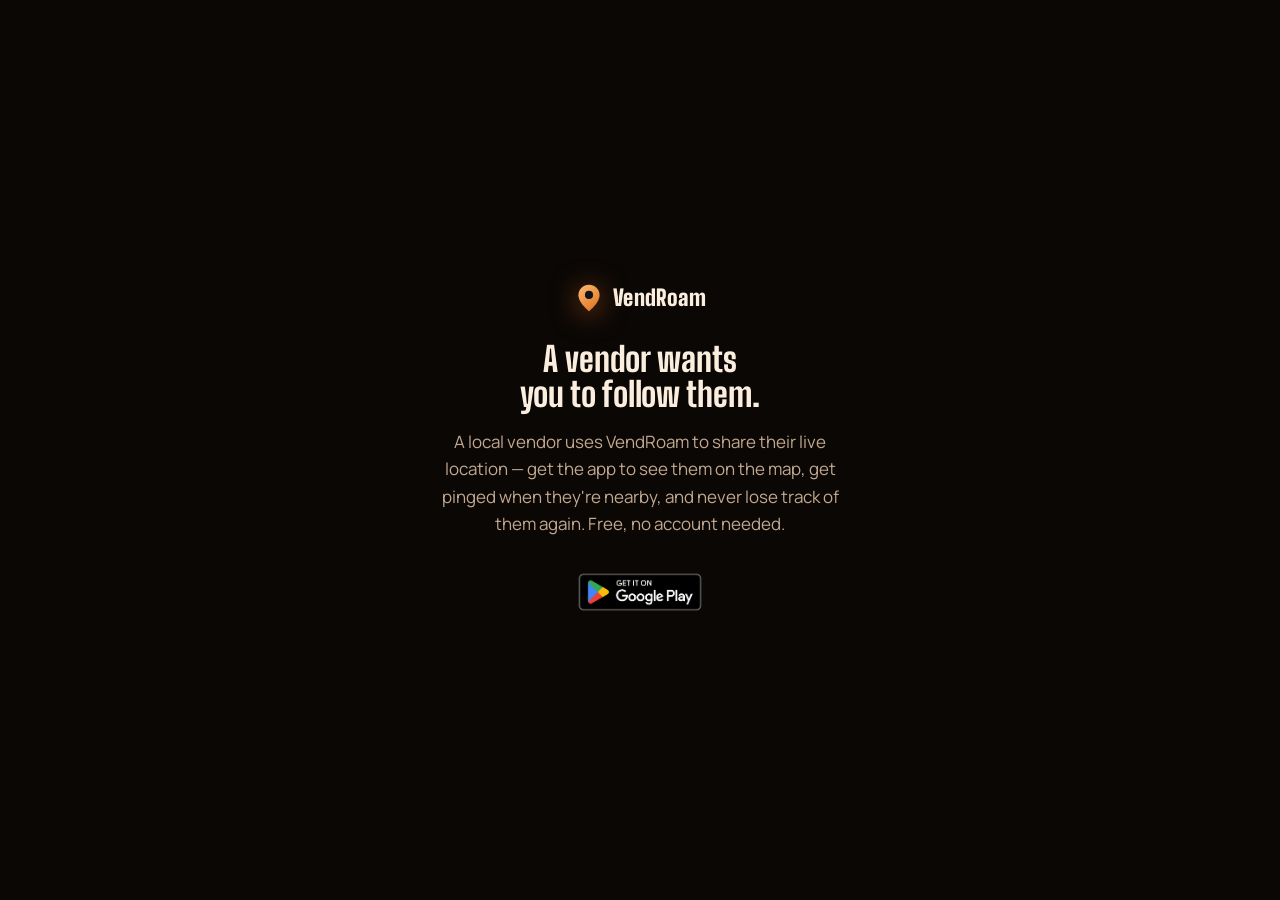
<file: v/index.html>
<!doctype html>
<html lang="en">
<head>
<meta charset="UTF-8">
<meta name="viewport" content="width=device-width, initial-scale=1">
<title>Follow this vendor on VendRoam</title>
<meta name="description" content="A vendor on VendRoam wants you to follow them — live location, automatic pings, and updates, all in one free app.">
<link rel="icon" type="image/png" sizes="32x32" href="../assets/img/favicon-32.png">
<link rel="apple-touch-icon" href="../assets/img/apple-touch-icon.png">
<meta name="theme-color" content="#101319">
<link rel="preconnect" href="https://fonts.googleapis.com">
<link rel="stylesheet" href="https://fonts.googleapis.com/css2?family=Big+Shoulders+Display:wght@700;800;900&family=Manrope:wght@400;500;600;700&display=swap">
<link rel="stylesheet" href="../assets/css/style.css">
<style>
  .follow-hero{min-height:100dvh;display:flex;align-items:center;justify-content:center;padding:24px;}
  .follow-card{max-width:420px;text-align:center;}
  .follow-card p.lede{margin-left:auto;margin-right:auto;}
</style>
</head>
<body>

<div class="follow-hero">
  <div class="follow-card">
    <a class="brand" href="/" style="justify-content:center;margin-bottom:28px;">
      <span class="pin-mark">
        <svg width="30" height="30" viewBox="0 0 34 34" fill="none">
          <path d="M17 2C10.4 2 5 7.3 5 13.8 5 22.4 17 32 17 32s12-9.6 12-18.2C29 7.3 23.6 2 17 2Z" fill="url(#followPin)"/>
          <circle cx="17" cy="13.5" r="4.6" fill="#101319"/>
          <defs>
            <linearGradient id="followPin" x1="5" y1="2" x2="29" y2="32" gradientUnits="userSpaceOnUse">
              <stop stop-color="#FFB870"/>
              <stop offset="1" stop-color="#D9711B"/>
            </linearGradient>
          </defs>
        </svg>
      </span>
      <span class="brand-word">VendRoam</span>
    </a>
    <h1 style="font-size:clamp(26px,5vw,34px);">A vendor wants you to follow them.</h1>
    <p class="lede" style="margin-top:16px;">A local vendor uses VendRoam to share their live location — get the app to see them on the map, get pinged when they're nearby, and never lose track of them again. Free, no account needed.</p>
    <div class="hero-ctas" style="justify-content:center;margin-top:28px;">
      <a class="play-badge" id="play-link" href="https://play.google.com/store/apps/details?id=com.vendroam.app">
        <img src="../assets/img/play-badge.png" alt="Get it on Google Play">
      </a>
    </div>
  </div>
</div>

<script>
  // The vendor id is the last path segment, e.g. /v/abc123 -> "abc123". Must produce the exact
  // same referrer-tagged Play Store URL as the Android app's buildPlayStoreScanUrl (see
  // app/src/main/java/com/vendroam/app/barcode/PlayStoreLink.kt) - that's what the app's
  // install-referrer flow already reads to auto-follow this vendor on first open.
  (function () {
    var segments = window.location.pathname.split("/").filter(Boolean);
    var vendorId = segments[segments.length - 1];
    if (!vendorId || vendorId === "v" || vendorId === "index.html") return;
    var referrer = encodeURIComponent("vendor_id=" + vendorId);
    var url = "https://play.google.com/store/apps/details?id=com.vendroam.app&referrer=" + referrer;
    document.getElementById("play-link").setAttribute("href", url);
  })();
</script>

</body>
</html>
</file>
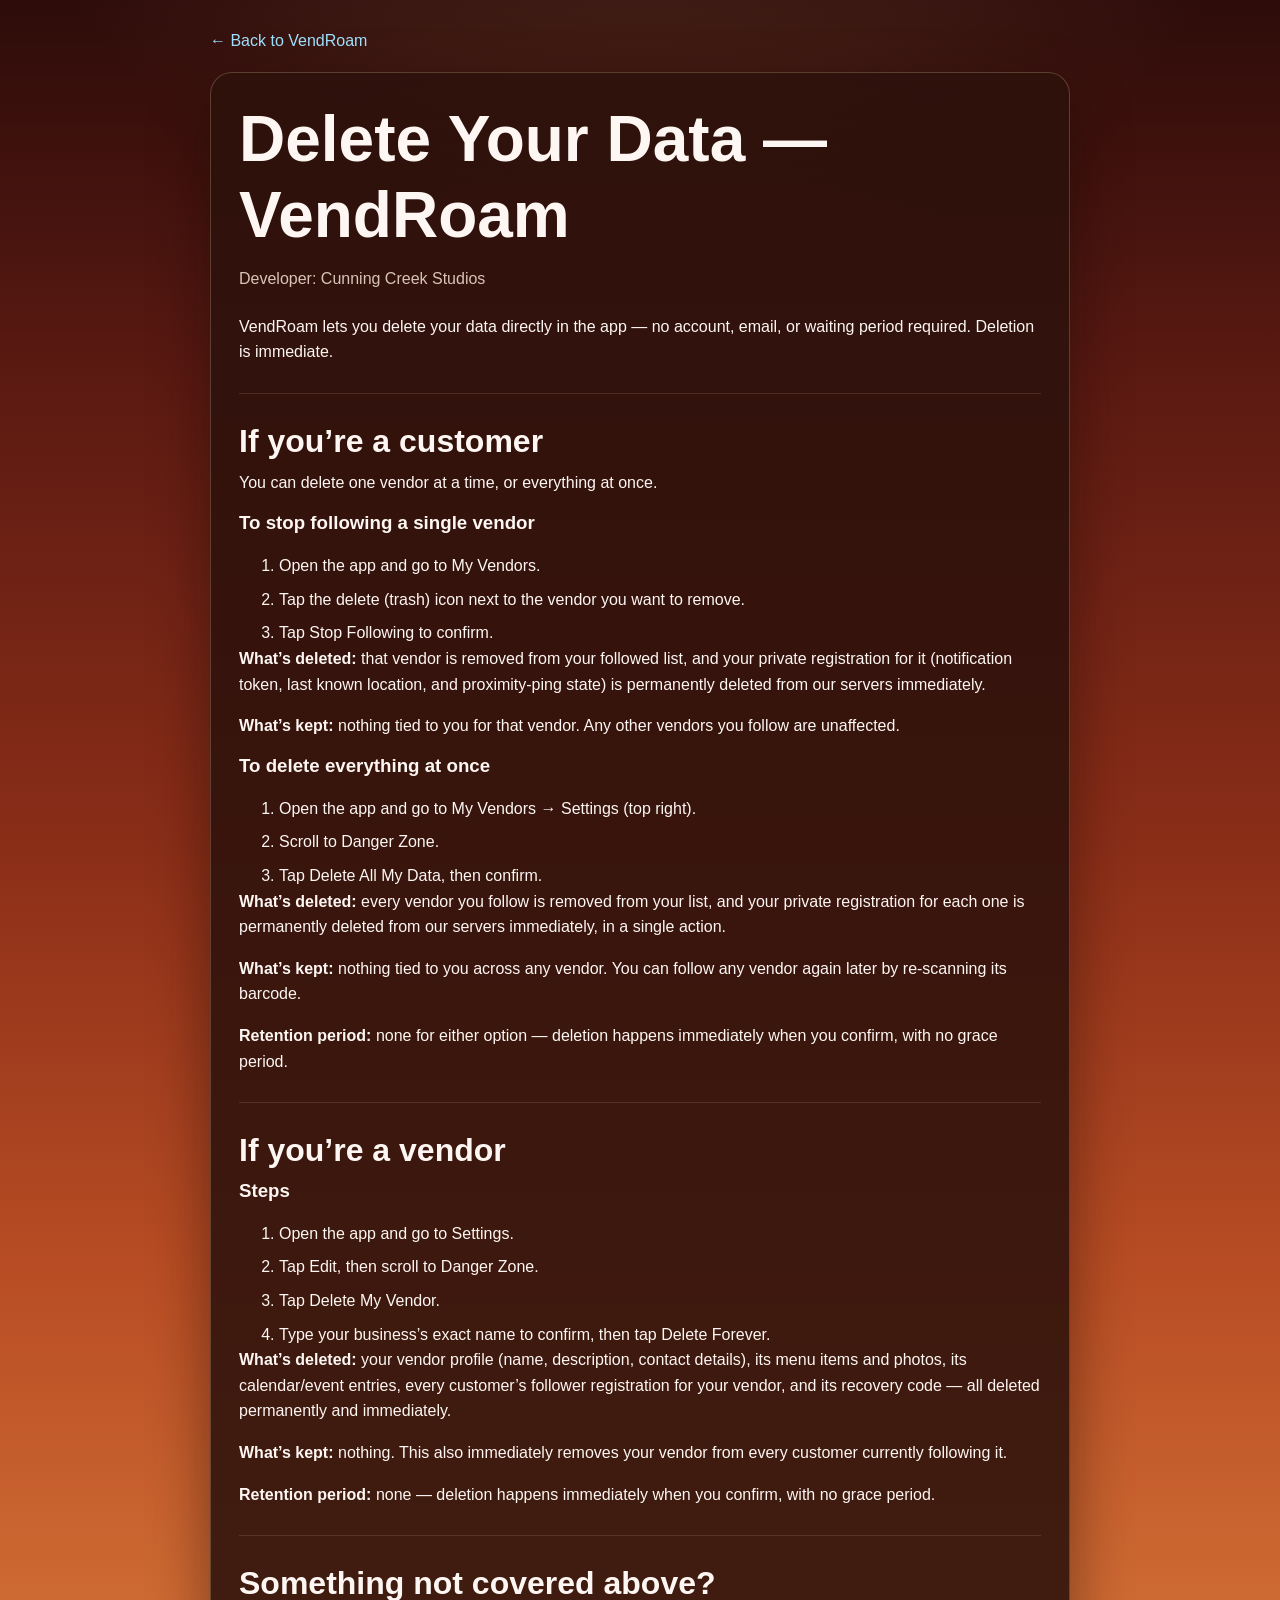
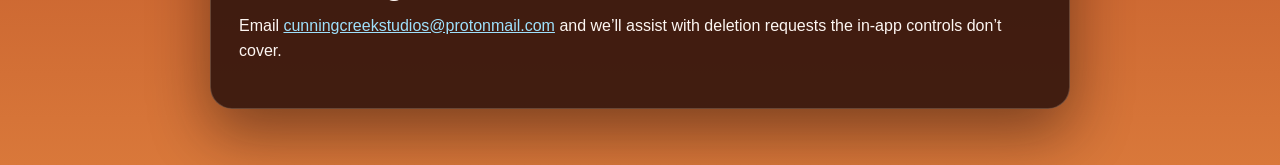
<file: delete-your-data.html>
<!DOCTYPE html>
<html lang="en">
<head>
  <meta charset="UTF-8">
  <meta name="viewport" content="width=device-width, initial-scale=1.0">
  <title>Delete Your Data | VendRoam</title>
  <link rel="stylesheet" href="assets/css/legal.css">
</head>
<body>
  <main class="page-shell">
    <a class="back-link" href="index.html">&larr; Back to VendRoam</a>
    <article class="legal">
      <h1>Delete Your Data &mdash; VendRoam</h1>
      <p class="meta">Developer: Cunning Creek Studios</p>

      <section>
        <p>VendRoam lets you delete your data directly in the app &mdash; no account, email, or waiting period required. Deletion is immediate.</p>
      </section>

      <section>
        <h2>If you&rsquo;re a customer</h2>
        <p>You can delete one vendor at a time, or everything at once.</p>

        <h3>To stop following a single vendor</h3>
        <ol>
          <li>Open the app and go to My Vendors.</li>
          <li>Tap the delete (trash) icon next to the vendor you want to remove.</li>
          <li>Tap Stop Following to confirm.</li>
        </ol>
        <p><strong>What&rsquo;s deleted:</strong> that vendor is removed from your followed list, and your private registration for it (notification token, last known location, and proximity-ping state) is permanently deleted from our servers immediately.</p>
        <p><strong>What&rsquo;s kept:</strong> nothing tied to you for that vendor. Any other vendors you follow are unaffected.</p>

        <h3>To delete everything at once</h3>
        <ol>
          <li>Open the app and go to My Vendors &rarr; Settings (top right).</li>
          <li>Scroll to Danger Zone.</li>
          <li>Tap Delete All My Data, then confirm.</li>
        </ol>
        <p><strong>What&rsquo;s deleted:</strong> every vendor you follow is removed from your list, and your private registration for each one is permanently deleted from our servers immediately, in a single action.</p>
        <p><strong>What&rsquo;s kept:</strong> nothing tied to you across any vendor. You can follow any vendor again later by re-scanning its barcode.</p>
        <p><strong>Retention period:</strong> none for either option &mdash; deletion happens immediately when you confirm, with no grace period.</p>
      </section>

      <section>
        <h2>If you&rsquo;re a vendor</h2>
        <h3>Steps</h3>
        <ol>
          <li>Open the app and go to Settings.</li>
          <li>Tap Edit, then scroll to Danger Zone.</li>
          <li>Tap Delete My Vendor.</li>
          <li>Type your business&rsquo;s exact name to confirm, then tap Delete Forever.</li>
        </ol>
        <p><strong>What&rsquo;s deleted:</strong> your vendor profile (name, description, contact details), its menu items and photos, its calendar/event entries, every customer&rsquo;s follower registration for your vendor, and its recovery code &mdash; all deleted permanently and immediately.</p>
        <p><strong>What&rsquo;s kept:</strong> nothing. This also immediately removes your vendor from every customer currently following it.</p>
        <p><strong>Retention period:</strong> none &mdash; deletion happens immediately when you confirm, with no grace period.</p>
      </section>

      <section>
        <h2>Something not covered above?</h2>
        <p>Email <a href="mailto:cunningcreekstudios@protonmail.com">cunningcreekstudios@protonmail.com</a> and we&rsquo;ll assist with deletion requests the in-app controls don&rsquo;t cover.</p>
      </section>
    </article>
  </main>
</body>
</html>
</file>
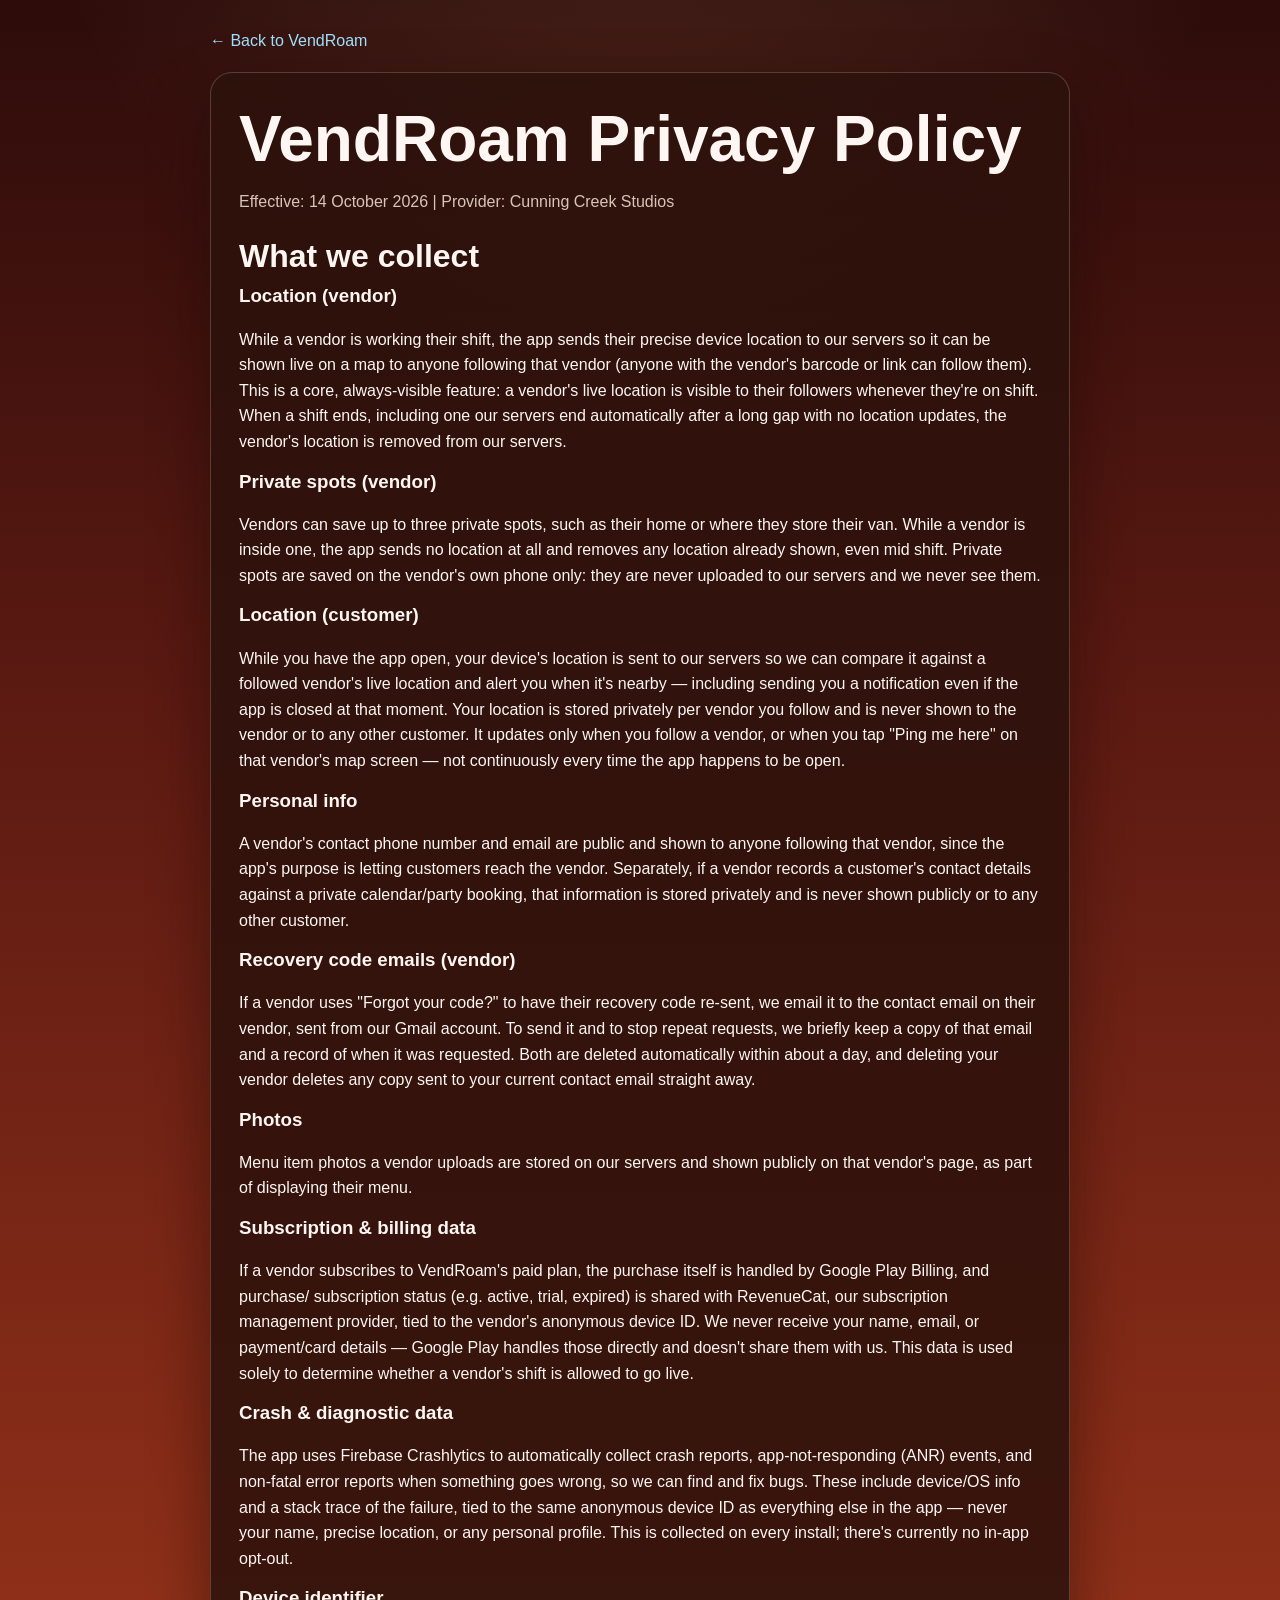
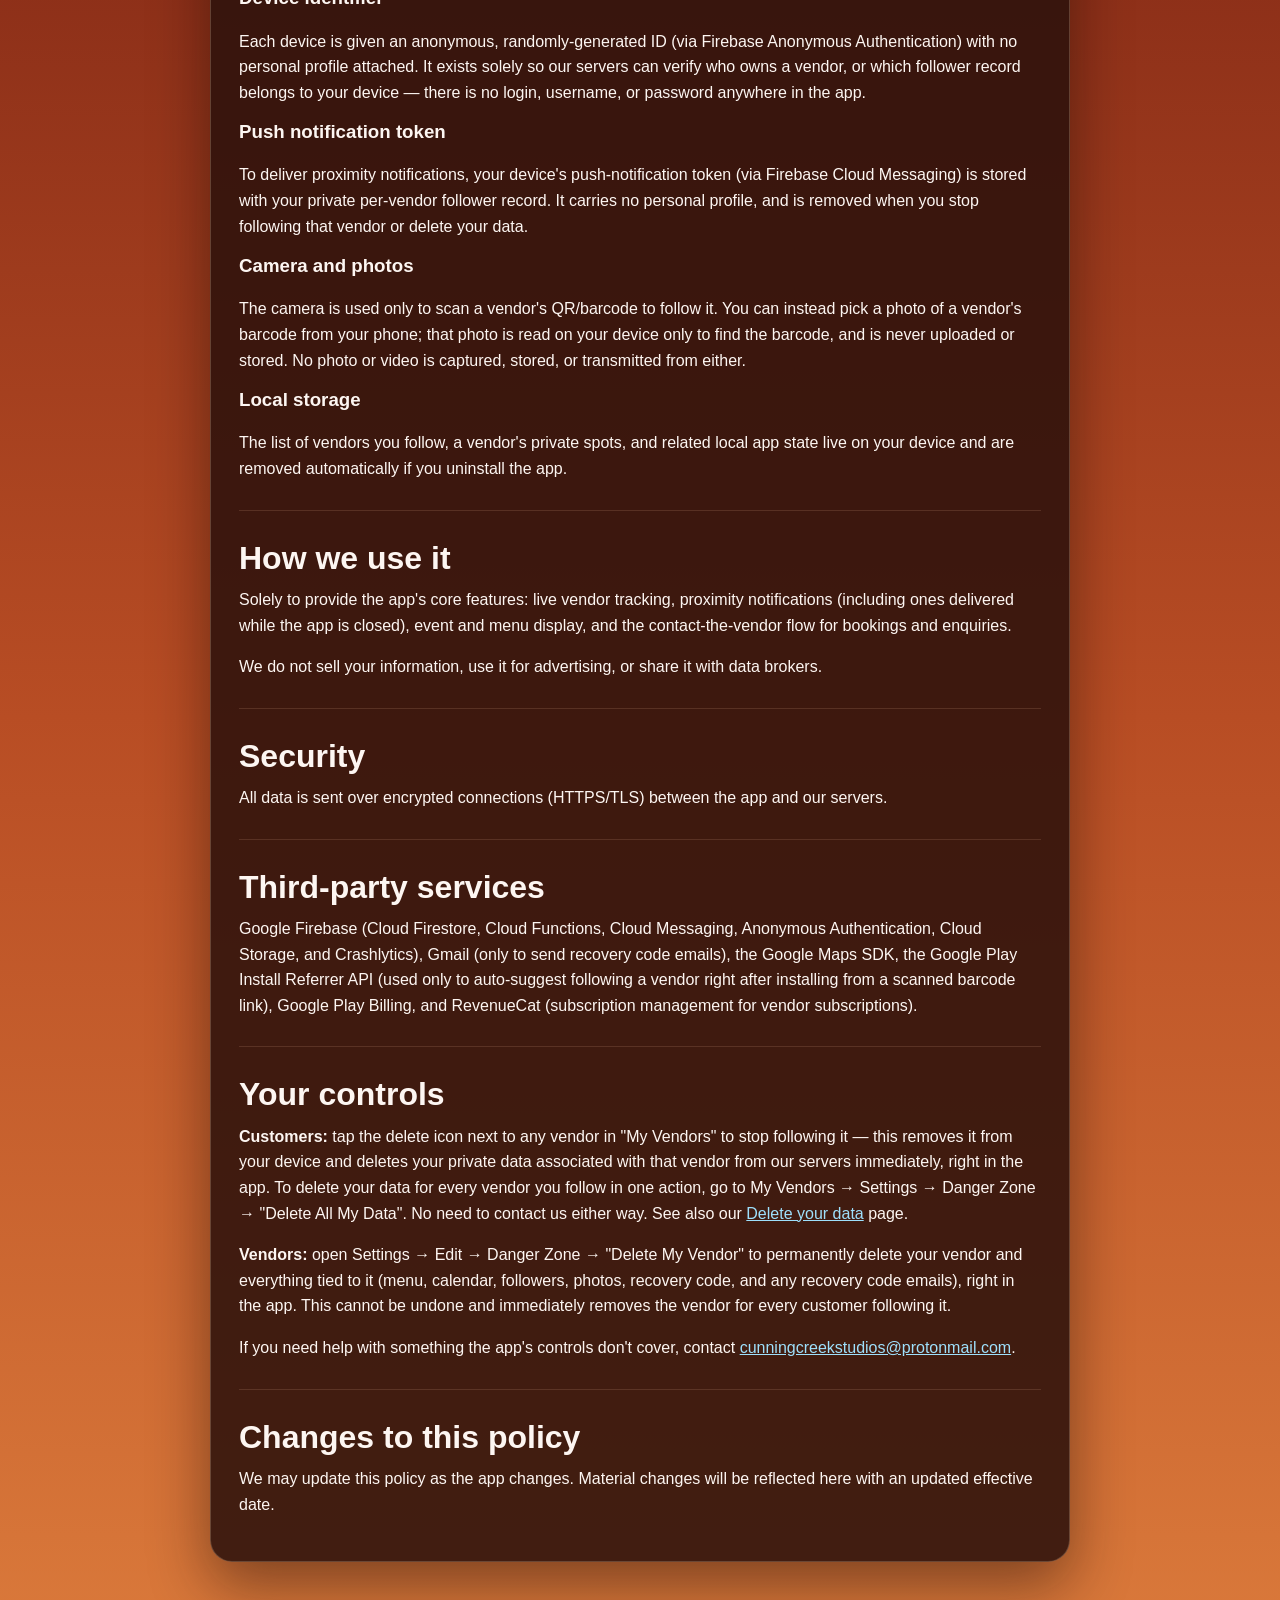
<file: privacy.html>
<!DOCTYPE html>
<html lang="en">
<head>
  <meta charset="UTF-8">
  <meta name="viewport" content="width=device-width, initial-scale=1.0">
  <title>Privacy Policy | VendRoam</title>
  <link rel="stylesheet" href="assets/css/legal.css">
</head>
<body>
  <main class="page-shell">
    <a class="back-link" href="index.html">&larr; Back to VendRoam</a>
    <article class="legal">
      <h1>VendRoam Privacy Policy</h1>
      <p class="meta">Effective: 14 October 2026 | Provider: Cunning Creek Studios</p>

      <section>
        <h2>What we collect</h2>
        <h3>Location (vendor)</h3>
        <p>While a vendor is working their shift, the app sends their precise device location to our servers so it can be shown live on a map to anyone following that vendor (anyone with the vendor's barcode or link can follow them). This is a core, always-visible feature: a vendor's live location is visible to their followers whenever they're on shift. When a shift ends, including one our servers end automatically after a long gap with no location updates, the vendor's location is removed from our servers.</p>
        <h3>Private spots (vendor)</h3>
        <p>Vendors can save up to three private spots, such as their home or where they store their van. While a vendor is inside one, the app sends no location at all and removes any location already shown, even mid shift. Private spots are saved on the vendor's own phone only: they are never uploaded to our servers and we never see them.</p>
        <h3>Location (customer)</h3>
        <p>While you have the app open, your device's location is sent to our servers so we can compare it against a followed vendor's live location and alert you when it's nearby — including sending you a notification even if the app is closed at that moment. Your location is stored privately per vendor you follow and is never shown to the vendor or to any other customer. It updates only when you follow a vendor, or when you tap "Ping me here" on that vendor's map screen — not continuously every time the app happens to be open.</p>
        <h3>Personal info</h3>
        <p>A vendor's contact phone number and email are public and shown to anyone following that vendor, since the app's purpose is letting customers reach the vendor. Separately, if a vendor records a customer's contact details against a private calendar/party booking, that information is stored privately and is never shown publicly or to any other customer.</p>
        <h3>Recovery code emails (vendor)</h3>
        <p>If a vendor uses "Forgot your code?" to have their recovery code re-sent, we email it to the contact email on their vendor, sent from our Gmail account. To send it and to stop repeat requests, we briefly keep a copy of that email and a record of when it was requested. Both are deleted automatically within about a day, and deleting your vendor deletes any copy sent to your current contact email straight away.</p>
        <h3>Photos</h3>
        <p>Menu item photos a vendor uploads are stored on our servers and shown publicly on that vendor's page, as part of displaying their menu.</p>
        <h3>Subscription &amp; billing data</h3>
        <p>If a vendor subscribes to VendRoam's paid plan, the purchase itself is handled by Google Play Billing, and purchase/ subscription status (e.g. active, trial, expired) is shared with RevenueCat, our subscription management provider, tied to the vendor's anonymous device ID. We never receive your name, email, or payment/card details — Google Play handles those directly and doesn't share them with us. This data is used solely to determine whether a vendor's shift is allowed to go live.</p>
        <h3>Crash &amp; diagnostic data</h3>
        <p>The app uses Firebase Crashlytics to automatically collect crash reports, app-not-responding (ANR) events, and non-fatal error reports when something goes wrong, so we can find and fix bugs. These include device/OS info and a stack trace of the failure, tied to the same anonymous device ID as everything else in the app — never your name, precise location, or any personal profile. This is collected on every install; there's currently no in-app opt-out.</p>
        <h3>Device identifier</h3>
        <p>Each device is given an anonymous, randomly-generated ID (via Firebase Anonymous Authentication) with no personal profile attached. It exists solely so our servers can verify who owns a vendor, or which follower record belongs to your device — there is no login, username, or password anywhere in the app.</p>
        <h3>Push notification token</h3>
        <p>To deliver proximity notifications, your device's push-notification token (via Firebase Cloud Messaging) is stored with your private per-vendor follower record. It carries no personal profile, and is removed when you stop following that vendor or delete your data.</p>
        <h3>Camera and photos</h3>
        <p>The camera is used only to scan a vendor's QR/barcode to follow it. You can instead pick a photo of a vendor's barcode from your phone; that photo is read on your device only to find the barcode, and is never uploaded or stored. No photo or video is captured, stored, or transmitted from either.</p>
        <h3>Local storage</h3>
        <p>The list of vendors you follow, a vendor's private spots, and related local app state live on your device and are removed automatically if you uninstall the app.</p>
      </section>

      <section>
        <h2>How we use it</h2>
        <p>Solely to provide the app's core features: live vendor tracking, proximity notifications (including ones delivered while the app is closed), event and menu display, and the contact-the-vendor flow for bookings and enquiries.</p>
        <p>We do not sell your information, use it for advertising, or share it with data brokers.</p>
      </section>

      <section>
        <h2>Security</h2>
        <p>All data is sent over encrypted connections (HTTPS/TLS) between the app and our servers.</p>
      </section>

      <section>
        <h2>Third-party services</h2>
        <p>Google Firebase (Cloud Firestore, Cloud Functions, Cloud Messaging, Anonymous Authentication, Cloud Storage, and Crashlytics), Gmail (only to send recovery code emails), the Google Maps SDK, the Google Play Install Referrer API (used only to auto-suggest following a vendor right after installing from a scanned barcode link), Google Play Billing, and RevenueCat (subscription management for vendor subscriptions).</p>
      </section>

      <section>
        <h2>Your controls</h2>
        <p><strong>Customers:</strong> tap the delete icon next to any vendor in "My Vendors" to stop following it — this removes it from your device and deletes your private data associated with that vendor from our servers immediately, right in the app. To delete your data for every vendor you follow in one action, go to My Vendors → Settings → Danger Zone → "Delete All My Data". No need to contact us either way. See also our <a href="delete-your-data.html">Delete your data</a> page.</p>
        <p><strong>Vendors:</strong> open Settings → Edit → Danger Zone → "Delete My Vendor" to permanently delete your vendor and everything tied to it (menu, calendar, followers, photos, recovery code, and any recovery code emails), right in the app. This cannot be undone and immediately removes the vendor for every customer following it.</p>
        <p>If you need help with something the app's controls don't cover, contact <a href="mailto:cunningcreekstudios@protonmail.com">cunningcreekstudios@protonmail.com</a>.</p>
      </section>

      <section>
        <h2>Changes to this policy</h2>
        <p>We may update this policy as the app changes. Material changes will be reflected here with an updated effective date.</p>
      </section>
    </article>
  </main>
</body>
</html>
</file>
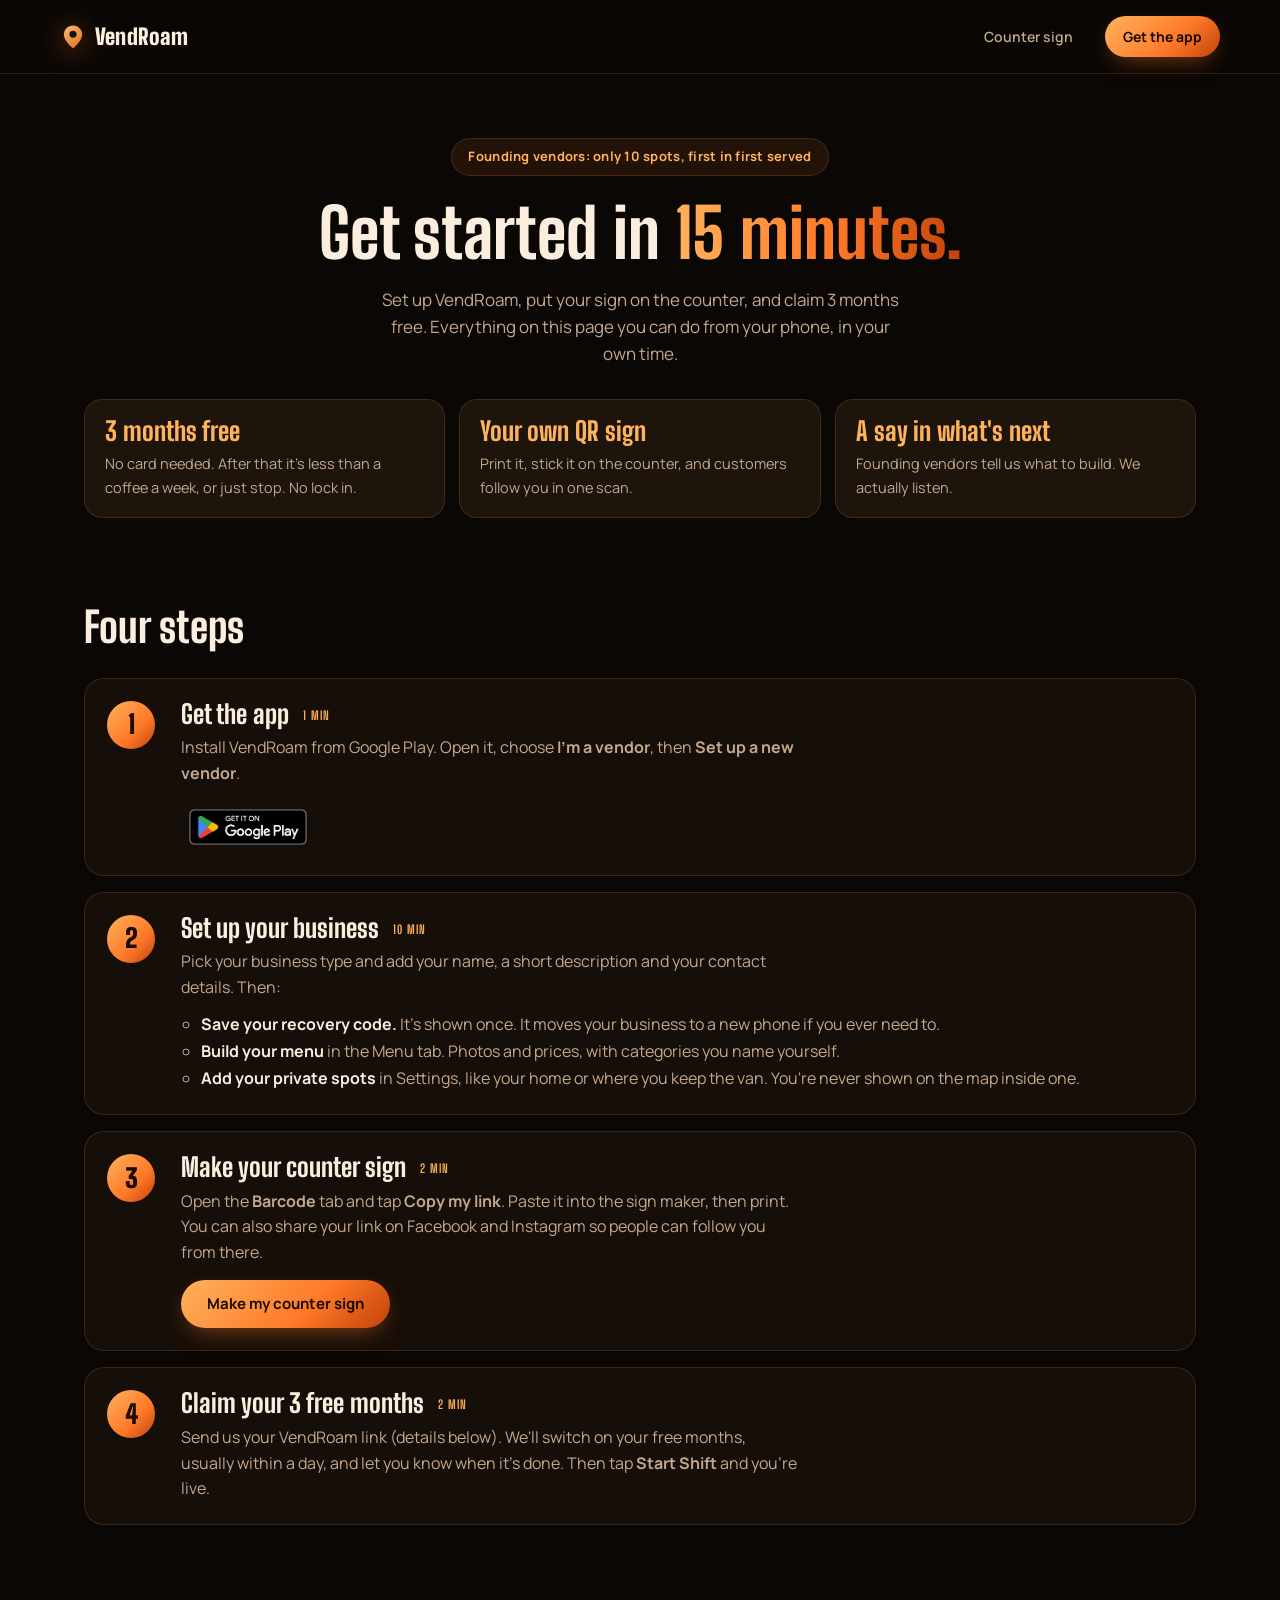
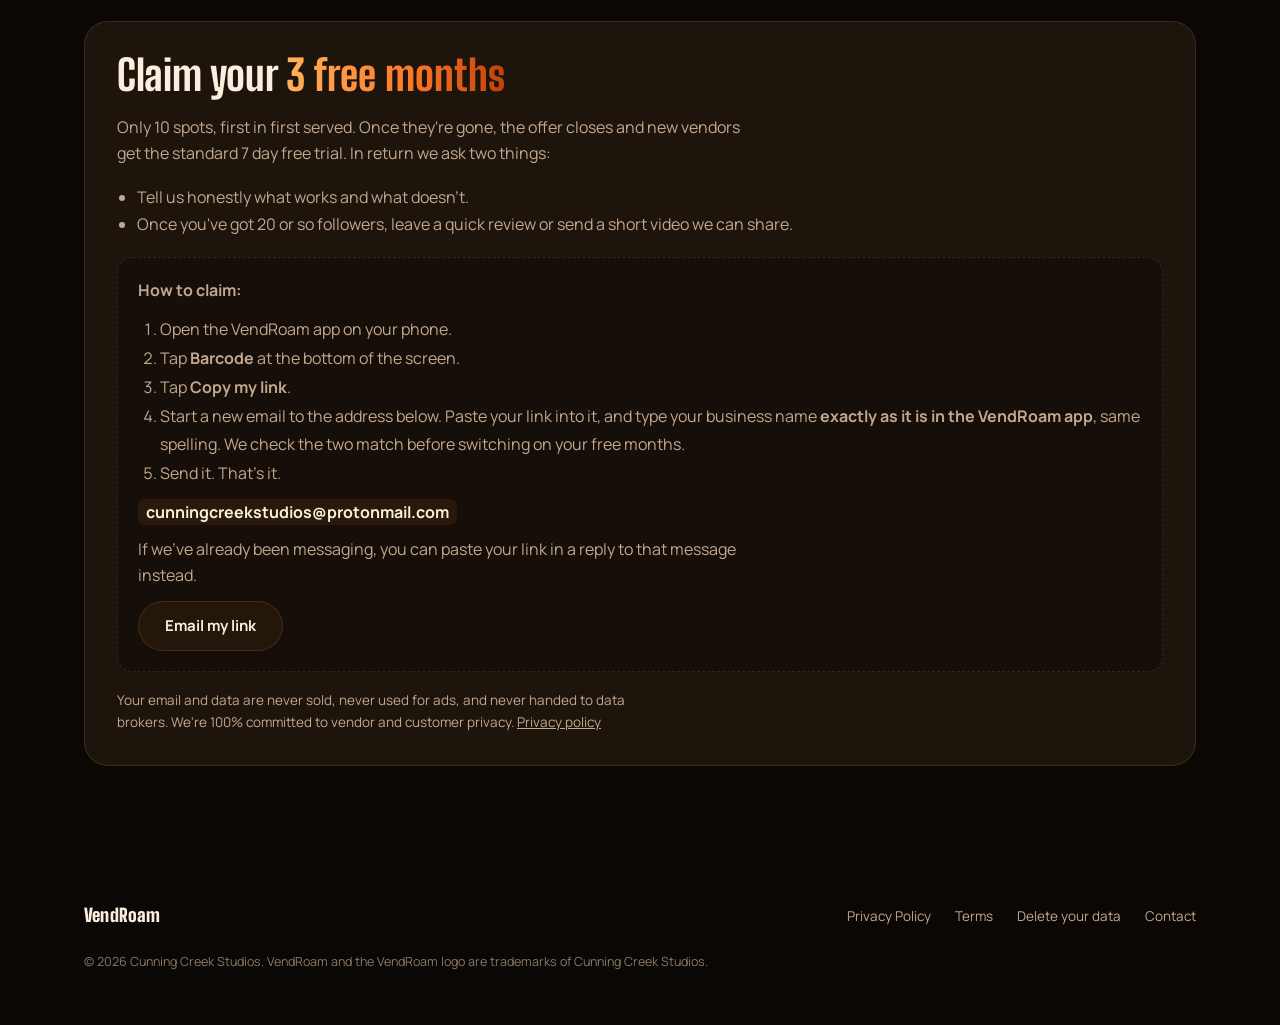
<file: start.html>
<!doctype html>
<html lang="en">
<head>
<meta charset="UTF-8">
<meta name="viewport" content="width=device-width, initial-scale=1">
<title>Get Started with VendRoam</title>
<meta name="description" content="Set up VendRoam in about 15 minutes, make your counter sign, and claim 3 months free as one of our first 10 founding vendors.">
<link rel="icon" type="image/png" sizes="32x32" href="assets/img/favicon-32.png">
<link rel="apple-touch-icon" href="assets/img/apple-touch-icon.png">
<meta name="theme-color" content="#0A0705">
<meta property="og:type" content="website">
<meta property="og:title" content="Get started with VendRoam: 3 months free for founding vendors">
<meta property="og:description" content="Set up in about 15 minutes, print your counter sign, and claim 3 months free.">
<meta property="og:image" content="/assets/img/icon.png">
<link rel="preconnect" href="https://fonts.googleapis.com">
<link rel="stylesheet" href="https://fonts.googleapis.com/css2?family=Big+Shoulders+Display:wght@700;800;900&family=Manrope:wght@400;500;600;700;800&display=swap">
<link rel="stylesheet" href="assets/css/style.css">
<style>
  .start-hero{padding:64px 0 40px;text-align:center;}
  .start-hero h1{font-size:clamp(40px,6vw,68px);}
  .start-hero .lede{margin:18px auto 0;}
  .offer{display:grid;grid-template-columns:repeat(3,minmax(0,1fr));gap:14px;margin-top:32px;}
  .offer div{background:var(--panel);border:1px solid var(--line);border-radius:18px;padding:18px 20px;text-align:left;}
  .offer b{display:block;font-family:'Big Shoulders Display',sans-serif;font-size:26px;font-weight:800;color:var(--accent-2);line-height:1.05;margin-bottom:6px;}
  .offer span{font-size:14.5px;color:var(--ink-dim);line-height:1.5;}

  .gs-section{padding:48px 0;}
  .gs-section h2{font-size:clamp(30px,4vw,42px);margin-bottom:28px;}
  .gs-steps{list-style:none;margin:0;padding:0;display:grid;gap:16px;counter-reset:step;}
  .gs-step{display:grid;grid-template-columns:56px minmax(0,1fr);gap:18px;background:var(--panel-2);border:1px solid var(--line);border-radius:20px;padding:22px;}
  .gs-num{width:48px;height:48px;border-radius:50%;background:linear-gradient(135deg,var(--accent-2),var(--accent) 60%,var(--accent-deep));color:#1A0C02;display:grid;place-items:center;font-family:'Big Shoulders Display',sans-serif;font-weight:900;font-size:26px;}
  .gs-step h3{font-size:26px;margin-bottom:8px;}
  .gs-step p{margin:0;color:var(--ink-dim);line-height:1.6;max-width:62ch;}
  .gs-step ul{margin:10px 0 0;padding-left:20px;color:var(--ink-dim);line-height:1.7;}
  .gs-step ul b{color:var(--ink);}
  .gs-step .actions{display:flex;gap:12px;flex-wrap:wrap;margin-top:14px;}
  .time{display:inline-block;font-size:12px;font-weight:700;letter-spacing:.08em;text-transform:uppercase;color:var(--accent-2);margin-left:8px;vertical-align:middle;}

  .claim{padding:48px 0 80px;}
  .claim-box{background:var(--panel);border:1px solid var(--line);border-radius:24px;padding:32px;display:grid;gap:18px;}
  .claim-box h2{font-size:clamp(30px,4vw,42px);}
  .claim-box p{margin:0;color:var(--ink-dim);line-height:1.6;max-width:64ch;}
  .claim-box ul{margin:0;padding-left:20px;color:var(--ink-dim);line-height:1.7;}
  .email-claim{display:grid;gap:12px;background:var(--panel-2);border:1px dashed var(--line);border-radius:16px;padding:20px;}
  .email-claim code{font-family:inherit;font-weight:700;color:var(--ink);background:rgba(255,150,70,.08);padding:2px 8px;border-radius:6px;overflow-wrap:anywhere;}
  .small{font-size:13.5px;}

  @media (max-width:760px){
    .offer{grid-template-columns:1fr;}
    .gs-step{grid-template-columns:1fr;gap:12px;}
    .claim-box{padding:22px;}
  }
</style>
</head>
<body>

<nav class="nav">
  <div class="container nav-row">
    <a class="brand" href="./">
      <span class="pin-mark">
        <svg width="26" height="26" viewBox="0 0 34 34" fill="none">
          <path d="M17 2C10.4 2 5 7.3 5 13.8 5 22.4 17 32 17 32s12-9.6 12-18.2C29 7.3 23.6 2 17 2Z" fill="url(#navPin)"/>
          <circle cx="17" cy="13.5" r="4.6" fill="#101319"/>
          <defs>
            <linearGradient id="navPin" x1="5" y1="2" x2="29" y2="32" gradientUnits="userSpaceOnUse">
              <stop stop-color="#FFB870"/>
              <stop offset="1" stop-color="#D9711B"/>
            </linearGradient>
          </defs>
        </svg>
      </span>
      <span class="brand-word">VendRoam</span>
    </a>
    <div class="nav-links">
      <a class="nav-keep" href="sign.html">Counter sign</a>
      <a class="btn nav-cta" href="https://play.google.com/store/apps/details?id=com.vendroam.app">Get the app</a>
    </div>
  </div>
</nav>

<header class="start-hero">
  <div class="container">
    <span class="kicker-badge">Founding vendors: only 10 spots, first in first served</span>
    <h1>Get started in <span class="grad-text">15 minutes.</span></h1>
    <p class="lede">Set up VendRoam, put your sign on the counter, and claim 3 months free. Everything on this page you can do from your phone, in your own time.</p>
    <div class="offer">
      <div><b>3 months free</b><span>No card needed. After that it's less than a coffee a week, or just stop. No lock in.</span></div>
      <div><b>Your own QR sign</b><span>Print it, stick it on the counter, and customers follow you in one scan.</span></div>
      <div><b>A say in what's next</b><span>Founding vendors tell us what to build. We actually listen.</span></div>
    </div>
  </div>
</header>

<section class="gs-section">
  <div class="container">
    <h2>Four steps</h2>
    <ol class="gs-steps">
      <li class="gs-step">
        <div class="gs-num" aria-hidden="true">1</div>
        <div>
          <h3>Get the app <span class="time">1 min</span></h3>
          <p>Install VendRoam from Google Play. Open it, choose <b>I'm a vendor</b>, then <b>Set up a new vendor</b>.</p>
          <div class="actions">
            <a class="play-badge" href="https://play.google.com/store/apps/details?id=com.vendroam.app"><img src="assets/img/play-badge.png" alt="Get it on Google Play" style="height:52px;width:auto;"></a>
          </div>
        </div>
      </li>
      <li class="gs-step">
        <div class="gs-num" aria-hidden="true">2</div>
        <div>
          <h3>Set up your business <span class="time">10 min</span></h3>
          <p>Pick your business type and add your name, a short description and your contact details. Then:</p>
          <ul>
            <li><b>Save your recovery code.</b> It's shown once. It moves your business to a new phone if you ever need to.</li>
            <li><b>Build your menu</b> in the Menu tab. Photos and prices, with categories you name yourself.</li>
            <li><b>Add your private spots</b> in Settings, like your home or where you keep the van. You're never shown on the map inside one.</li>
          </ul>
        </div>
      </li>
      <li class="gs-step">
        <div class="gs-num" aria-hidden="true">3</div>
        <div>
          <h3>Make your counter sign <span class="time">2 min</span></h3>
          <p>Open the <b>Barcode</b> tab and tap <b>Copy my link</b>. Paste it into the sign maker, then print. You can also share your link on Facebook and Instagram so people can follow you from there.</p>
          <div class="actions">
            <a class="btn" href="sign.html">Make my counter sign</a>
          </div>
        </div>
      </li>
      <li class="gs-step">
        <div class="gs-num" aria-hidden="true">4</div>
        <div>
          <h3>Claim your 3 free months <span class="time">2 min</span></h3>
          <p>Send us your VendRoam link (details below). We'll switch on your free months, usually within a day, and let you know when it's done. Then tap <b>Start Shift</b> and you're live.</p>
        </div>
      </li>
    </ol>
  </div>
</section>

<section class="claim" id="claim">
  <div class="container">
    <div class="claim-box">
      <h2>Claim your <span class="grad-text">3 free months</span></h2>
      <p>Only 10 spots, first in first served. Once they're gone, the offer closes and new vendors get the standard 7 day free trial. In return we ask two things:</p>
      <ul>
        <li>Tell us honestly what works and what doesn't.</li>
        <li>Once you've got 20 or so followers, leave a quick review or send a short video we can share.</li>
      </ul>

      <div class="email-claim">
        <p><b>How to claim:</b></p>
        <ol style="margin:0;padding-left:22px;color:var(--ink-dim);line-height:1.8;">
          <li>Open the VendRoam app on your phone.</li>
          <li>Tap <b>Barcode</b> at the bottom of the screen.</li>
          <li>Tap <b>Copy my link</b>.</li>
          <li>Start a new email to the address below. Paste your link into it, and type your business name <b>exactly as it is in the VendRoam app</b>, same spelling. We check the two match before switching on your free months.</li>
          <li>Send it. That's it.</li>
        </ol>
        <p><code>cunningcreekstudios@protonmail.com</code></p>
        <p>If we've already been messaging, you can paste your link in a reply to that message instead.</p>
        <div><a class="btn btn-ghost" href="mailto:cunningcreekstudios@protonmail.com?subject=Founding%20vendor%3A%203%20months%20free">Email my link</a></div>
      </div>
      <p class="small">Your email and data are never sold, never used for ads, and never handed to data brokers. We're 100% committed to vendor and customer privacy. <a href="privacy.html">Privacy policy</a></p>
    </div>
  </div>
</section>

<footer>
  <div class="container">
    <div class="footer-row">
      <span class="brand-word" style="font-size:18px;">VendRoam</span>
      <div class="footer-links">
        <a href="privacy.html">Privacy Policy</a>
        <a href="terms.html">Terms</a>
        <a href="delete-your-data.html">Delete your data</a>
        <a href="mailto:cunningcreekstudios@protonmail.com">Contact</a>
      </div>
    </div>
    <p class="footer-note">© 2026 Cunning Creek Studios. VendRoam and the VendRoam logo are trademarks of Cunning Creek Studios.</p>
  </div>
</footer>

</body>
</html>
</file>
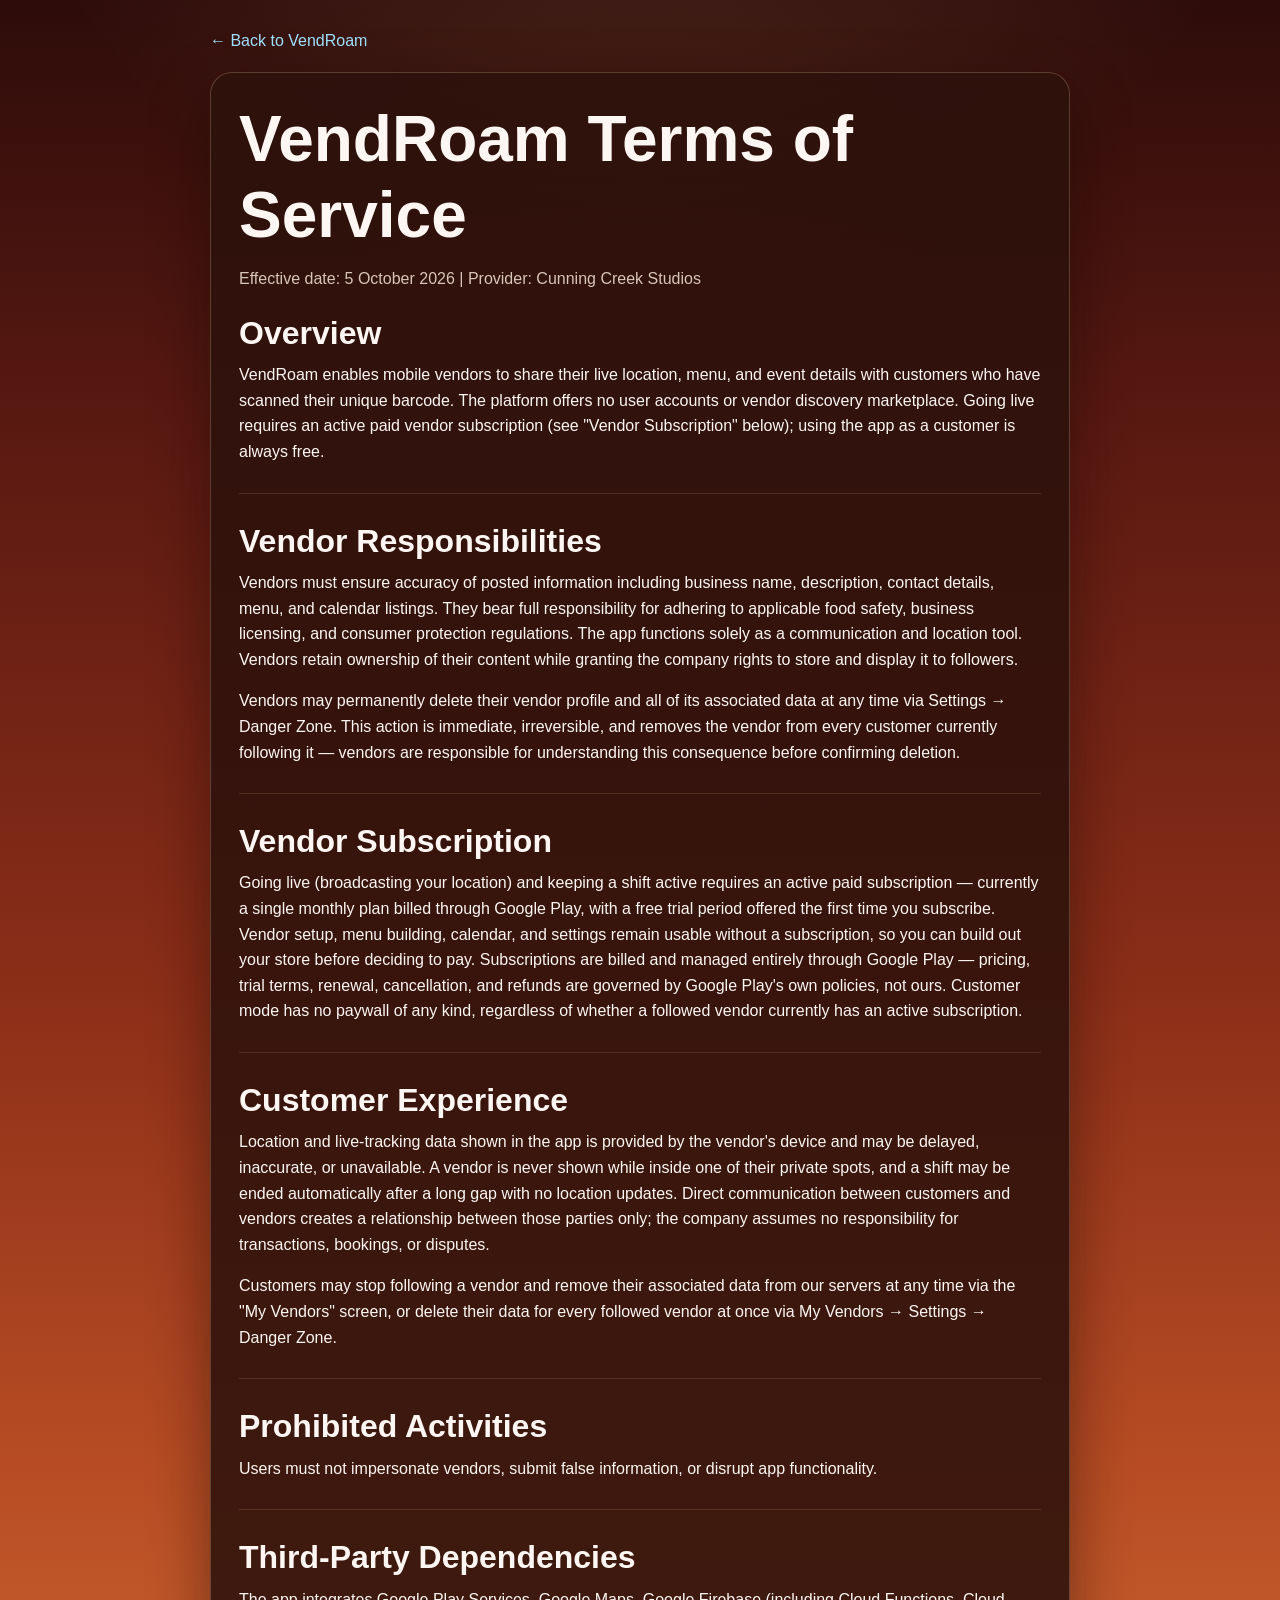
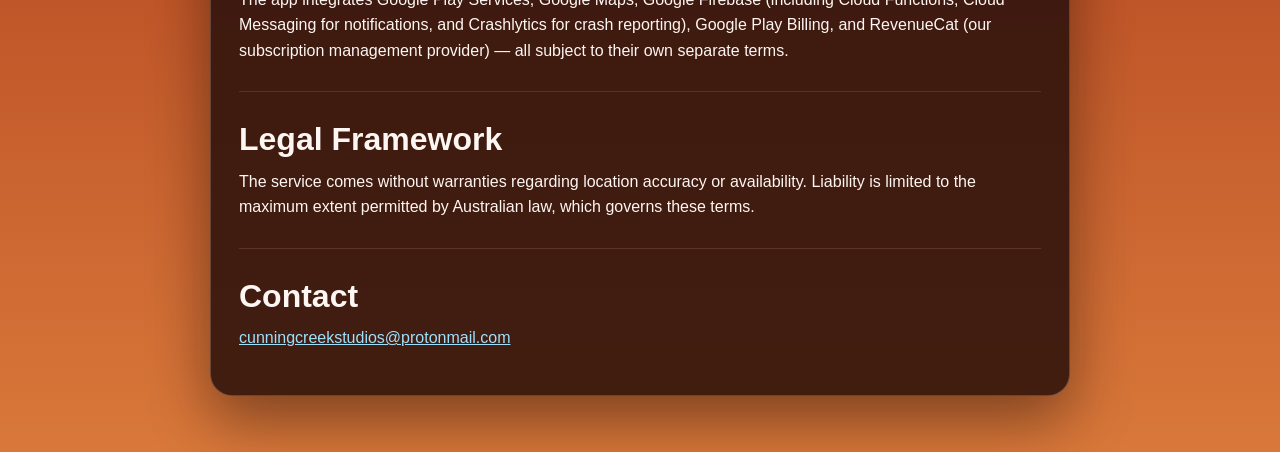
<file: terms.html>
<!DOCTYPE html>
<html lang="en">
<head>
  <meta charset="UTF-8">
  <meta name="viewport" content="width=device-width, initial-scale=1.0">
  <title>Terms of Service | VendRoam</title>
  <link rel="stylesheet" href="assets/css/legal.css">
</head>
<body>
  <main class="page-shell">
    <a class="back-link" href="index.html">&larr; Back to VendRoam</a>
    <article class="legal">
      <h1>VendRoam Terms of Service</h1>
      <p class="meta">Effective date: 5 October 2026 | Provider: Cunning Creek Studios</p>

      <section>
        <h2>Overview</h2>
        <p>VendRoam enables mobile vendors to share their live location, menu, and event details with customers who have scanned their unique barcode. The platform offers no user accounts or vendor discovery marketplace. Going live requires an active paid vendor subscription (see "Vendor Subscription" below); using the app as a customer is always free.</p>
      </section>

      <section>
        <h2>Vendor Responsibilities</h2>
        <p>Vendors must ensure accuracy of posted information including business name, description, contact details, menu, and calendar listings. They bear full responsibility for adhering to applicable food safety, business licensing, and consumer protection regulations. The app functions solely as a communication and location tool. Vendors retain ownership of their content while granting the company rights to store and display it to followers.</p>
        <p>Vendors may permanently delete their vendor profile and all of its associated data at any time via Settings → Danger Zone. This action is immediate, irreversible, and removes the vendor from every customer currently following it — vendors are responsible for understanding this consequence before confirming deletion.</p>
      </section>

      <section>
        <h2>Vendor Subscription</h2>
        <p>Going live (broadcasting your location) and keeping a shift active requires an active paid subscription — currently a single monthly plan billed through Google Play, with a free trial period offered the first time you subscribe. Vendor setup, menu building, calendar, and settings remain usable without a subscription, so you can build out your store before deciding to pay. Subscriptions are billed and managed entirely through Google Play — pricing, trial terms, renewal, cancellation, and refunds are governed by Google Play's own policies, not ours. Customer mode has no paywall of any kind, regardless of whether a followed vendor currently has an active subscription.</p>
      </section>

      <section>
        <h2>Customer Experience</h2>
        <p>Location and live-tracking data shown in the app is provided by the vendor's device and may be delayed, inaccurate, or unavailable. A vendor is never shown while inside one of their private spots, and a shift may be ended automatically after a long gap with no location updates. Direct communication between customers and vendors creates a relationship between those parties only; the company assumes no responsibility for transactions, bookings, or disputes.</p>
        <p>Customers may stop following a vendor and remove their associated data from our servers at any time via the "My Vendors" screen, or delete their data for every followed vendor at once via My Vendors → Settings → Danger Zone.</p>
      </section>

      <section>
        <h2>Prohibited Activities</h2>
        <p>Users must not impersonate vendors, submit false information, or disrupt app functionality.</p>
      </section>

      <section>
        <h2>Third-Party Dependencies</h2>
        <p>The app integrates Google Play Services, Google Maps, Google Firebase (including Cloud Functions, Cloud Messaging for notifications, and Crashlytics for crash reporting), Google Play Billing, and RevenueCat (our subscription management provider) — all subject to their own separate terms.</p>
      </section>

      <section>
        <h2>Legal Framework</h2>
        <p>The service comes without warranties regarding location accuracy or availability. Liability is limited to the maximum extent permitted by Australian law, which governs these terms.</p>
      </section>

      <section>
        <h2>Contact</h2>
        <p><a href="mailto:cunningcreekstudios@protonmail.com">cunningcreekstudios@protonmail.com</a></p>
      </section>
    </article>
  </main>
</body>
</html>
</file>
<file: assets/css/style.css>
:root{
  --ground:#0A0705;
  --ground-2:#140C07;
  --panel:#1D140C;
  --panel-2:#160E08;
  --ink:#FBEEDF;
  --ink-dim:#C2A88F;
  --accent:#FF7A29;
  --accent-2:#FFB25C;
  --accent-deep:#C2410A;
  --paper:#F5E6D2;
  --paper-ink:#241407;
  --paper-dim:#7A5B3E;
  --line:rgba(255,150,70,0.16);
  --glow:rgba(255,122,41,0.5);
}

*{box-sizing:border-box;}
html{scroll-behavior:smooth;}
body{
  margin:0;
  background:var(--ground);
  color:var(--ink);
  font-family:'Manrope',system-ui,-apple-system,sans-serif;
  line-height:1.5;
  -webkit-font-smoothing:antialiased;
}
img{max-width:100%;display:block;}
a{color:inherit;}
.container{max-width:1160px;margin:0 auto;padding:0 24px;}
section{padding:96px 0;}
@media (max-width:640px){section{padding:64px 0;}}

h1,h2,h3{
  font-family:'Big Shoulders Display',system-ui,sans-serif;
  font-weight:800;
  line-height:1.03;
  margin:0;
  text-wrap:balance;
}
.eyebrow{
  font-size:12px;font-weight:700;letter-spacing:.14em;text-transform:uppercase;
  color:var(--accent);margin:0 0 14px;
}
.lede{color:var(--ink-dim);font-size:17px;line-height:1.6;max-width:52ch;}

.grad-text{
  background:linear-gradient(90deg, var(--accent-2) 0%, var(--accent) 55%, var(--accent-deep) 100%);
  -webkit-background-clip:text;background-clip:text;color:transparent;
}

.btn{
  display:inline-flex;align-items:center;gap:8px;
  font-family:'Manrope',sans-serif;font-weight:700;font-size:15px;
  padding:13px 26px;border-radius:100px;
  background:linear-gradient(135deg, var(--accent-2), var(--accent) 60%, var(--accent-deep));
  color:#1A0C02;
  text-decoration:none;border:none;cursor:pointer;
  box-shadow:0 8px 24px -8px rgba(255,122,41,.55);
  transition:transform .18s ease, box-shadow .18s ease;
}
.btn:hover{transform:translateY(-2px);box-shadow:0 14px 34px -8px rgba(255,122,41,.75);}
.btn-ghost{
  background:rgba(255,150,70,0.06);color:var(--ink);border:1px solid var(--line);
  box-shadow:none;
}
.btn-ghost:hover{background:rgba(255,150,70,0.12);border-color:var(--accent);transform:translateY(-2px);box-shadow:none;}

/* ---- kicker chip ---- */
.kicker-badge{
  display:inline-flex;align-items:center;gap:8px;
  font-size:13px;font-weight:700;color:var(--accent-2);
  background:rgba(255,122,41,0.1);border:1px solid var(--line);
  padding:8px 16px;border-radius:100px;margin-bottom:22px;
  letter-spacing:.02em;
}

/* ---- trust row (hero fear-killers) ---- */
.trust-row{
  display:flex;gap:10px;flex-wrap:wrap;justify-content:center;margin-top:20px;
}
.trust-chip{
  display:inline-flex;align-items:center;gap:6px;
  font-size:12.5px;font-weight:600;color:var(--ink-dim);
  background:rgba(255,150,70,0.05);border:1px solid var(--line);
  padding:7px 14px;border-radius:100px;
}

/* ---- nav ---- */
.nav{
  position:sticky;top:0;z-index:20;
  background:rgba(10,7,5,0.82);
  backdrop-filter:blur(10px);
  border-bottom:1px solid var(--line);
}
.nav-row{
  display:flex;align-items:center;justify-content:space-between;
  padding:16px 0;
}
.brand{display:flex;align-items:center;gap:9px;text-decoration:none;}
.brand-word{
  font-family:'Big Shoulders Display',system-ui,sans-serif;
  font-weight:900;font-size:22px;color:var(--ink);letter-spacing:.01em;
}
.nav-links{display:flex;align-items:center;gap:32px;}
.nav-links a{
  font-size:14px;font-weight:600;color:var(--ink-dim);text-decoration:none;
}
.nav-links a:hover{color:var(--accent-2);}
.nav-cta{font-size:13px;padding:10px 18px;}
.nav-links a.nav-cta,.nav-links a.nav-cta:hover{color:#1A0C02;font-weight:700;}
@media (max-width:760px){
  .nav-links a:not(.nav-cta){display:none;}
  /* The vendor pages (Get started, Counter sign) stay reachable on phones. */
  .nav-links{gap:14px;}
  .nav-links a.nav-keep{display:inline;font-size:13px;color:var(--ink);}
}
@media (max-width:380px){
  .nav-cta{padding:9px 13px;}
  .brand-word{font-size:19px;}
}

/* ---- pin mark ---- */
.pin-mark{position:relative;display:inline-flex;}
.pin-mark svg{filter:drop-shadow(0 4px 14px rgba(255,122,41,.55));}

/* ---- hero ---- */
.hero{
  padding-bottom:56px;
  position:relative;
  background:
    radial-gradient(60% 50% at 50% 0%, rgba(255,122,41,0.24), transparent 70%),
    radial-gradient(40% 40% at 85% 15%, rgba(255,178,92,0.14), transparent 70%),
    var(--ground);
  overflow:hidden;
}
.hero-solo{max-width:720px;margin:0 auto;text-align:center;padding-top:64px;position:relative;z-index:1;}
.hero-solo .eyebrow{display:block;}
.hero-solo .lede{margin-left:auto;margin-right:auto;}
.hero h1{font-size:clamp(38px,5.2vw,58px);margin-bottom:20px;}
.hero-ctas{display:flex;align-items:center;gap:16px;margin-top:32px;flex-wrap:wrap;}
.play-badge img{height:54px;width:auto;}

/* ---- vendor-type marquee ---- */
.marquee{
  width:100%;overflow:hidden;
  padding:16px 0;
  background:var(--panel-2);
  border-bottom:1px solid var(--line);
  -webkit-mask-image:linear-gradient(90deg, transparent, black 6%, black 94%, transparent);
  mask-image:linear-gradient(90deg, transparent, black 6%, black 94%, transparent);
  position:relative;z-index:1;
}
.marquee-track{
  display:flex;width:max-content;
  animation:marquee-scroll 34s linear infinite;
}
.marquee-item{
  display:flex;align-items:center;white-space:nowrap;
  font-size:13px;font-weight:700;letter-spacing:.08em;text-transform:uppercase;
  color:var(--ink-dim);padding:0 22px;
}
.marquee-item::after{
  content:"•";margin-left:22px;color:var(--accent);opacity:.8;
}
@keyframes marquee-scroll{
  from{transform:translateX(0);}
  to{transform:translateX(-50%);}
}
@media (prefers-reduced-motion:reduce){
  .marquee-track{animation:none;}
}

/* ---- how it works ---- */
.steps{
  display:grid;grid-template-columns:repeat(3,1fr);gap:28px;margin-top:48px;
}
@media (max-width:760px){.steps{grid-template-columns:1fr;}}
.step{
  background:var(--panel);border:1px solid var(--line);border-radius:14px;
  padding:28px 26px;
  transition:border-color .2s ease, box-shadow .2s ease, transform .2s ease;
}
.step:hover{
  border-color:var(--accent);
  box-shadow:0 16px 40px -18px var(--glow);
  transform:translateY(-3px);
}
.step-num{
  font-family:'Big Shoulders Display',system-ui,sans-serif;
  font-weight:900;font-size:15px;
  background:linear-gradient(90deg, var(--accent-2), var(--accent));
  -webkit-background-clip:text;background-clip:text;color:transparent;
  letter-spacing:.06em;margin-bottom:14px;
}
.step h3{font-size:21px;margin-bottom:10px;}
.step p{color:var(--ink-dim);font-size:14.5px;margin:0;line-height:1.55;}

/* ---- audience split ---- */
.split-head{text-align:center;max-width:640px;margin:0 auto 48px;}
.split-head .lede{margin:0 auto;}
.split{display:grid;grid-template-columns:1fr 1fr;gap:28px;}
@media (max-width:820px){.split{grid-template-columns:1fr;}}
.audience-card{
  border-radius:18px;padding:36px 32px;
}
.audience-card.vendor{background:var(--panel);border:1px solid var(--line);}
.audience-card.customer{background:var(--paper);color:var(--paper-ink);}
.audience-card h3{font-size:26px;margin-bottom:6px;}
.audience-card .tag{
  font-size:12px;font-weight:700;letter-spacing:.1em;text-transform:uppercase;
  margin-bottom:18px;display:block;
}
.audience-card.vendor .tag{color:var(--accent);}
.audience-card.customer .tag{color:var(--accent-deep);}
.audience-card ul{list-style:none;margin:0;padding:0;display:flex;flex-direction:column;gap:14px;}
.audience-card li{display:flex;gap:12px;font-size:15px;line-height:1.5;}
.audience-card.vendor li{color:var(--ink-dim);}
.audience-card.customer li{color:var(--paper-dim);}
.audience-card li b{color:inherit;font-weight:700;}
.audience-card.vendor li b{color:var(--ink);}
.audience-card.customer li b{color:var(--paper-ink);}
.check{
  flex:none;width:18px;height:18px;border-radius:50%;
  display:flex;align-items:center;justify-content:center;
  font-size:11px;font-weight:900;margin-top:2px;
}
.audience-card.vendor .check{background:rgba(255,122,41,0.16);color:var(--accent);}
.audience-card.customer .check{background:rgba(194,65,10,0.14);color:var(--accent-deep);}

.audience-card.compare-bad{background:var(--panel);border:1px solid var(--line);}
.audience-card.compare-good{
  background:var(--panel);border:1px solid var(--accent);
  box-shadow:0 20px 50px -24px var(--glow);
}
.audience-card.compare-bad .tag{color:var(--ink-dim);}
.audience-card.compare-good .tag{color:var(--accent-2);}
.audience-card.compare-bad li{color:var(--ink-dim);}
.audience-card.compare-good li{color:var(--ink-dim);}
.audience-card.compare-bad li b,.audience-card.compare-good li b{color:var(--ink);}
.audience-card.compare-good .check{background:rgba(255,122,41,0.18);color:var(--accent-2);}
.cross{
  flex:none;width:18px;height:18px;border-radius:50%;
  display:flex;align-items:center;justify-content:center;
  font-size:11px;font-weight:900;margin-top:2px;
  background:rgba(120,110,100,0.18);color:var(--ink-dim);
}

.qr-frame{
  flex:none;line-height:0;
  background:var(--paper);border-radius:8px;padding:5px;
  box-shadow:0 10px 28px -10px rgba(255,122,41,.35);
}

/* ---- stat strip ---- */
.stat-strip{
  display:grid;grid-template-columns:repeat(3,1fr);gap:20px;margin-top:48px;
}
@media (max-width:760px){.stat-strip{grid-template-columns:1fr;}}
.stat-tile{
  background:var(--panel);border:1px solid var(--line);border-radius:16px;
  padding:28px 24px;text-align:center;
  transition:border-color .2s ease, box-shadow .2s ease, transform .2s ease;
}
.stat-tile:hover{border-color:var(--accent);box-shadow:0 16px 40px -18px var(--glow);transform:translateY(-3px);}
.stat-num{
  font-family:'Big Shoulders Display',system-ui,sans-serif;font-weight:900;
  font-size:clamp(30px,4vw,42px);
  background:linear-gradient(90deg, var(--accent-2), var(--accent));
  -webkit-background-clip:text;background-clip:text;color:transparent;
  margin-bottom:8px;
}
.stat-label{font-size:14.5px;color:var(--ink-dim);line-height:1.5;}

/* ---- app tour slideshow ---- */
.tour-slideshow{max-width:680px;margin:48px auto 0;outline:none;}
.tour-stage{display:flex;align-items:center;justify-content:center;gap:20px;}
.tour-frame{
  flex:none;width:300px;height:600px;
  background:var(--panel);border:1.5px solid var(--line);border-radius:28px;
  display:flex;align-items:center;justify-content:center;
  overflow:hidden;padding:12px;box-sizing:border-box;
  box-shadow:0 30px 60px -20px var(--glow);
}
.tour-frame img{max-width:100%;max-height:100%;width:auto;height:auto;object-fit:contain;border-radius:16px;display:block;}
.tour-nav{
  flex:none;width:48px;height:48px;border-radius:50%;
  background:var(--panel);border:1px solid var(--line);color:var(--ink);
  font-size:24px;line-height:1;cursor:pointer;display:flex;align-items:center;justify-content:center;
  transition:border-color .2s ease, background .2s ease, transform .15s ease;
}
.tour-nav:hover{border-color:var(--accent);background:rgba(255,122,41,0.08);transform:translateY(-1px);}
.tour-meta{text-align:center;margin-top:26px;}
.tour-badge{
  display:inline-block;font-size:12px;font-weight:700;letter-spacing:.08em;text-transform:uppercase;
  padding:5px 14px;border-radius:100px;margin-bottom:12px;
}
.tour-badge.vendor{background:rgba(255,122,41,0.14);color:var(--accent-2);}
.tour-badge.customer{background:rgba(194,65,10,0.16);color:var(--accent-2);}
.tour-caption{font-size:17px;color:var(--ink);max-width:46ch;margin:0 auto;line-height:1.55;min-height:52px;}
.tour-counter{font-size:13px;color:var(--ink-dim);margin-top:10px;}
.tour-dots{display:flex;justify-content:center;gap:8px;margin-top:22px;flex-wrap:wrap;max-width:480px;margin-left:auto;margin-right:auto;}
.tour-dot{width:8px;height:8px;border-radius:50%;background:var(--line);border:none;cursor:pointer;padding:0;transition:background .2s ease, transform .2s ease;}
.tour-dot:hover{background:var(--accent-2);}
.tour-dot.active{background:var(--accent);transform:scale(1.3);}
@media (max-width:640px){
  .tour-frame{width:220px;height:460px;}
  .tour-nav{width:40px;height:40px;font-size:19px;}
  .tour-stage{gap:10px;}
}

/* ---- business types ---- */
.types-row{
  display:flex;flex-wrap:wrap;gap:12px;margin-top:36px;justify-content:center;
}
.type-pill{
  display:flex;align-items:center;gap:9px;
  background:var(--panel);border:1px solid var(--line);border-radius:100px;
  padding:11px 20px;font-size:14.5px;font-weight:600;
  transition:border-color .2s ease, box-shadow .2s ease, transform .2s ease;
}
.type-pill:hover{border-color:var(--accent);box-shadow:0 10px 26px -14px var(--glow);transform:translateY(-2px);}
.type-pill .glyph{font-size:18px;line-height:1;}

/* ---- final cta ---- */
.cta-band{
  position:relative;overflow:hidden;
  background:
    radial-gradient(55% 80% at 50% 100%, rgba(255,122,41,0.22), transparent 70%),
    linear-gradient(180deg, var(--panel) 0%, var(--panel-2) 100%);
  border-top:1px solid var(--line);border-bottom:1px solid var(--line);
  text-align:center;
}
.cta-band .container{position:relative;z-index:1;}
.cta-band h2{font-size:clamp(30px,4vw,42px);margin-bottom:16px;}
.cta-band .lede{margin:0 auto 32px;}
.cta-band .hero-ctas{justify-content:center;margin-top:0;}

/* ---- footer ---- */
footer{padding:56px 0 40px;}
.footer-row{
  display:flex;justify-content:space-between;align-items:center;flex-wrap:wrap;gap:20px;
}
.footer-links{display:flex;gap:24px;flex-wrap:wrap;}
.footer-links a{font-size:13.5px;color:var(--ink-dim);text-decoration:none;}
.footer-links a:hover{color:var(--accent-2);}
.footer-note{font-size:12.5px;color:var(--ink-dim);opacity:.7;margin-top:24px;}

/* Privacy FAQ ("Straight answers") */
.faq-intro{color:var(--ink-dim);font-size:16px;line-height:1.6;max-width:640px;margin:12px 0 0;}
.faq-grid{display:grid;grid-template-columns:1fr 1fr;gap:32px;margin-top:40px;align-items:start;}
.faq-side{font-size:13px;font-weight:700;letter-spacing:.14em;text-transform:uppercase;color:var(--accent);margin:0 0 14px;}
.faq-item{background:var(--panel);border:1px solid var(--line);border-radius:14px;margin-bottom:10px;transition:border-color .2s;}
.faq-item[open],.faq-item:hover{border-color:var(--accent);}
.faq-item summary{cursor:pointer;list-style:none;padding:16px 48px 16px 20px;font-weight:700;color:var(--ink);font-size:16px;position:relative;}
.faq-item summary::-webkit-details-marker{display:none;}
.faq-item summary::after{content:"+";position:absolute;right:20px;top:50%;transform:translateY(-50%);color:var(--accent);font-size:22px;font-weight:700;}
.faq-item[open] summary::after{content:"\2212";}
.faq-item summary:focus-visible{outline:2px solid var(--accent);outline-offset:2px;border-radius:14px;}
.faq-item p{margin:0;padding:0 20px 18px;color:var(--ink-dim);font-size:15px;line-height:1.6;}
.faq-more{margin:24px 0 0;color:var(--ink-dim);font-size:14px;}
.faq-more a{color:var(--accent);}
@media (max-width:760px){.faq-grid{grid-template-columns:1fr;gap:20px;}}
</file>
<file: assets/css/legal.css>
:root {
  --bg: #3a1210;
  --bg-alt: #5c1e14;
  --panel: rgba(45, 18, 12, 0.88);
  --panel-strong: rgba(32, 12, 8, 0.94);
  --border: rgba(255, 218, 180, 0.22);
  --text: #fdf6f2;
  --muted: #d9c4b8;
  --link: #9ee0fc;
  --link-strong: #e8f8ff;
  --accent: #7ec8e8;
  --shadow: 0 24px 60px rgba(20, 6, 4, 0.45);
}

* {
  box-sizing: border-box;
}

html {
  color-scheme: dark;
}

body {
  margin: 0;
  min-height: 100vh;
  font-family: Arial, Helvetica, sans-serif;
  line-height: 1.6;
  color: var(--text);
  background:
    radial-gradient(ellipse 120% 80% at 50% -20%, rgba(255, 200, 140, 0.18), transparent 45%),
    linear-gradient(180deg, #2d0c0a 0%, #5c1a12 22%, #8b2e18 48%, #b84d24 72%, #d9783a 100%);
}

a {
  color: var(--link);
}

a:hover,
a:focus-visible {
  color: var(--link-strong);
}

.page-shell {
  width: min(860px, calc(100% - 32px));
  margin: 0 auto;
  padding: 28px 0 56px;
}

.legal {
  background: var(--panel);
  border: 1px solid var(--border);
  border-radius: 22px;
  box-shadow: var(--shadow);
  padding: 28px;
}

h1,
h2,
h3 {
  margin-top: 0;
  line-height: 1.2;
}

h1 {
  margin-bottom: 12px;
  font-size: clamp(2.4rem, 5vw, 4rem);
}

h2 {
  margin-bottom: 10px;
  font-size: clamp(1.45rem, 3vw, 2rem);
}

p {
  margin: 0 0 1rem;
}

.back-link {
  display: inline-flex;
  margin-bottom: 18px;
  color: var(--link);
  text-decoration: none;
}

.legal section + section {
  margin-top: 28px;
  padding-top: 28px;
  border-top: 1px solid rgba(255, 200, 160, 0.14);
}

.legal ul {
  margin: 12px 0 0 20px;
}

.legal ol {
  margin: 12px 0 0 20px;
  padding-left: 1.25rem;
}

.legal ol li + li {
  margin-top: 8px;
}

.legal li + li {
  margin-top: 8px;
}

.meta {
  margin-bottom: 22px;
  color: var(--muted);
}
</file>
